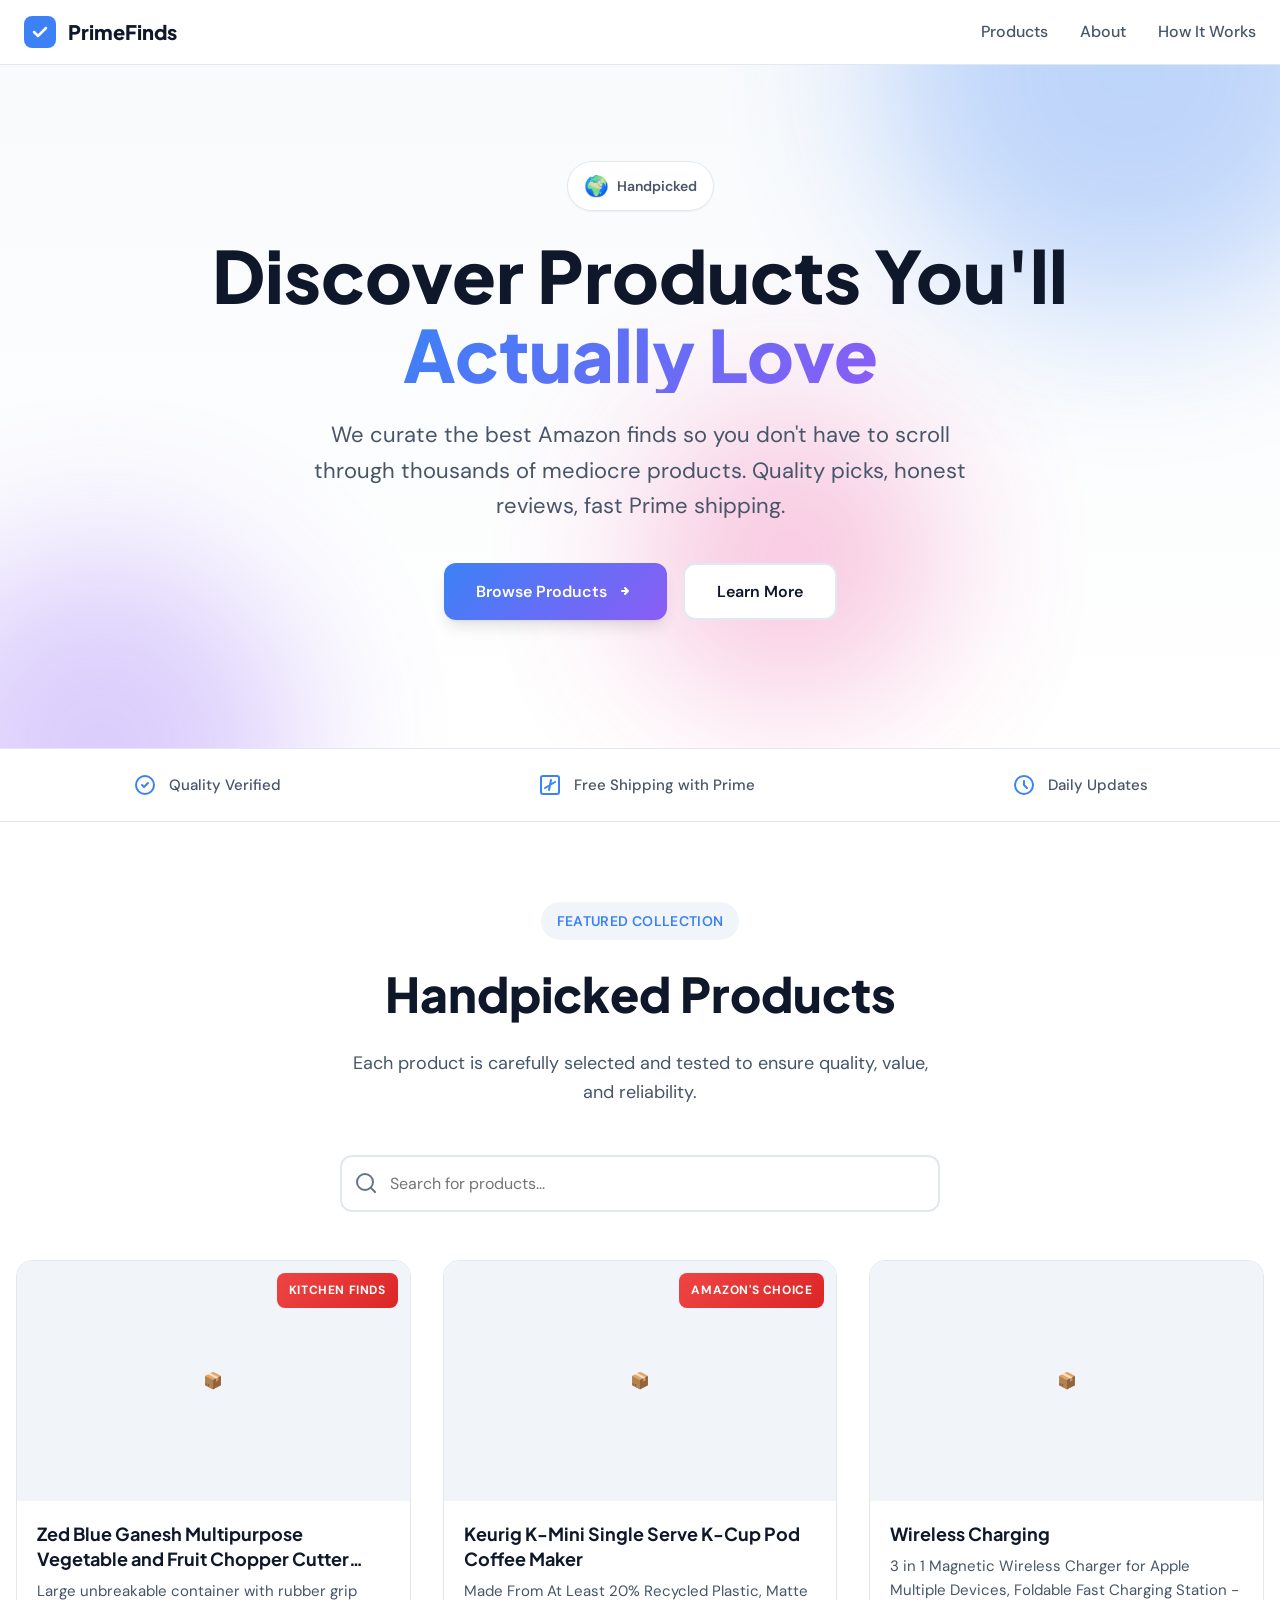
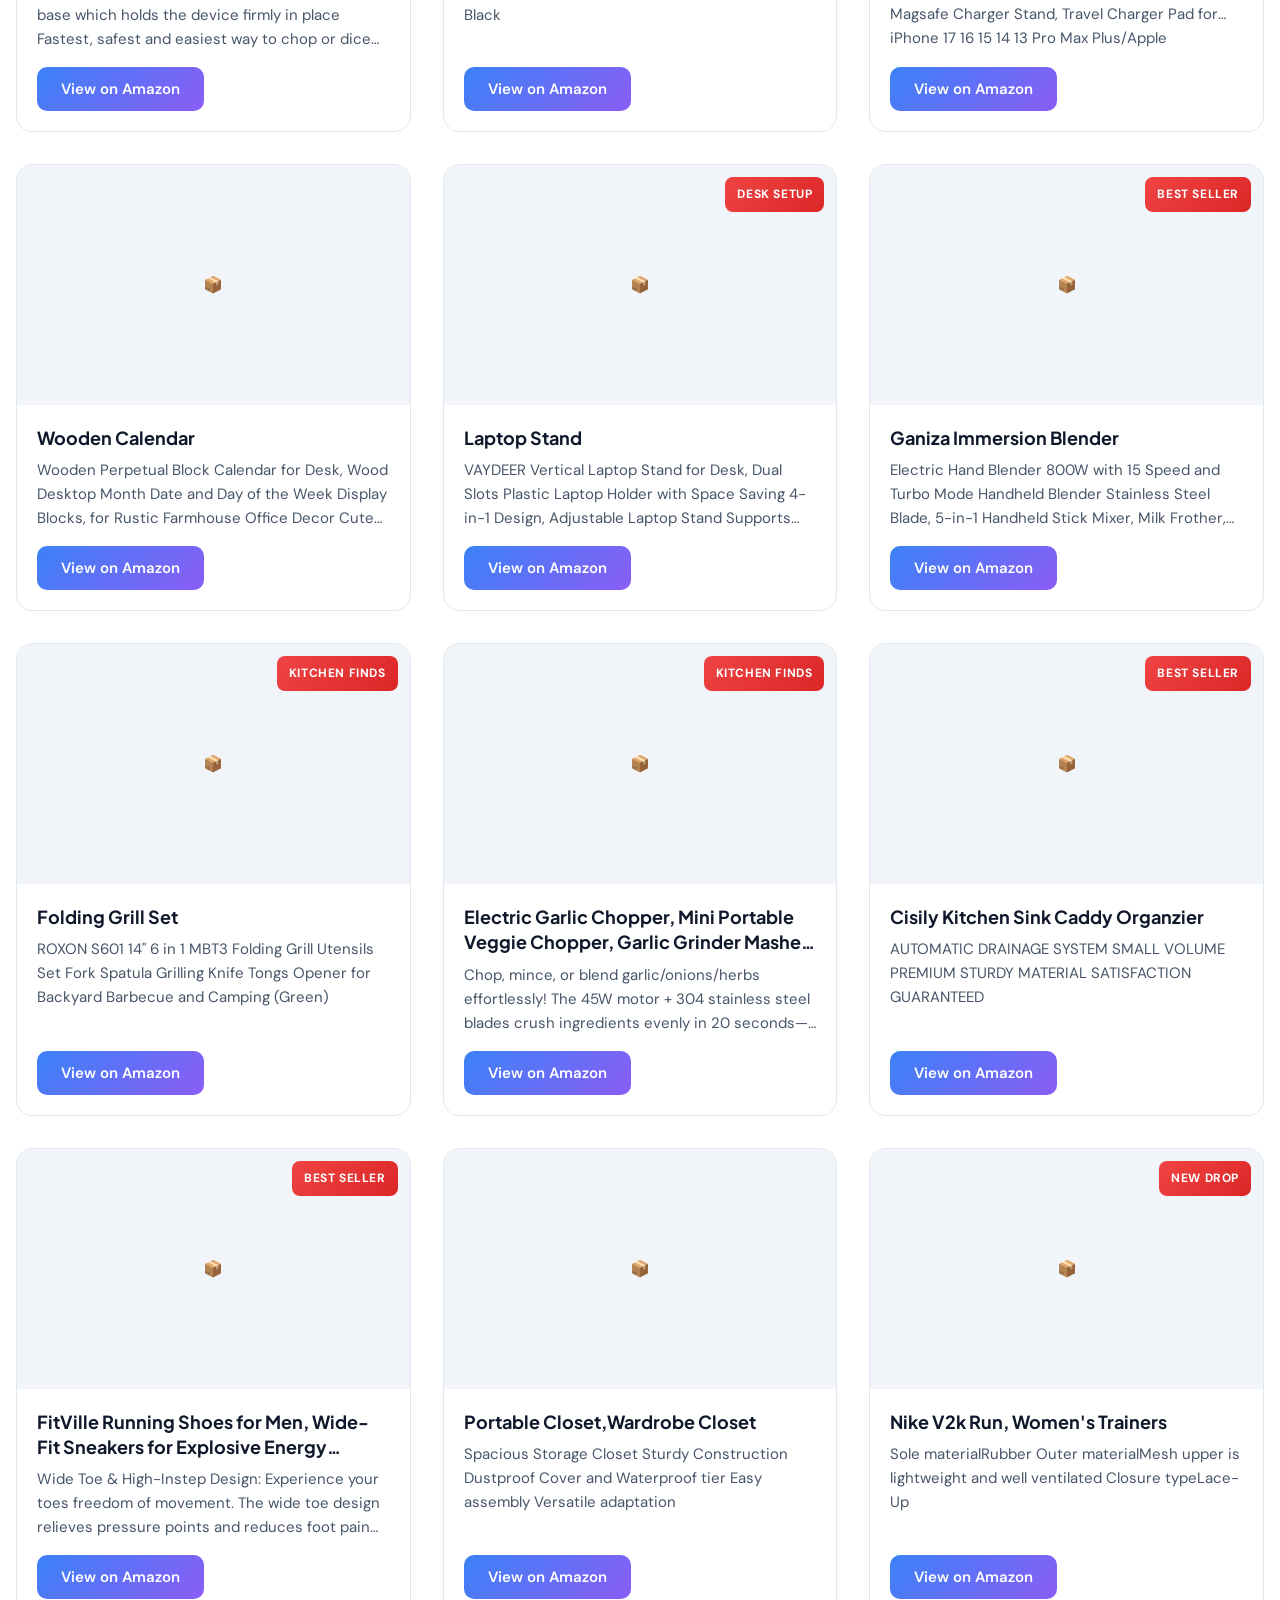
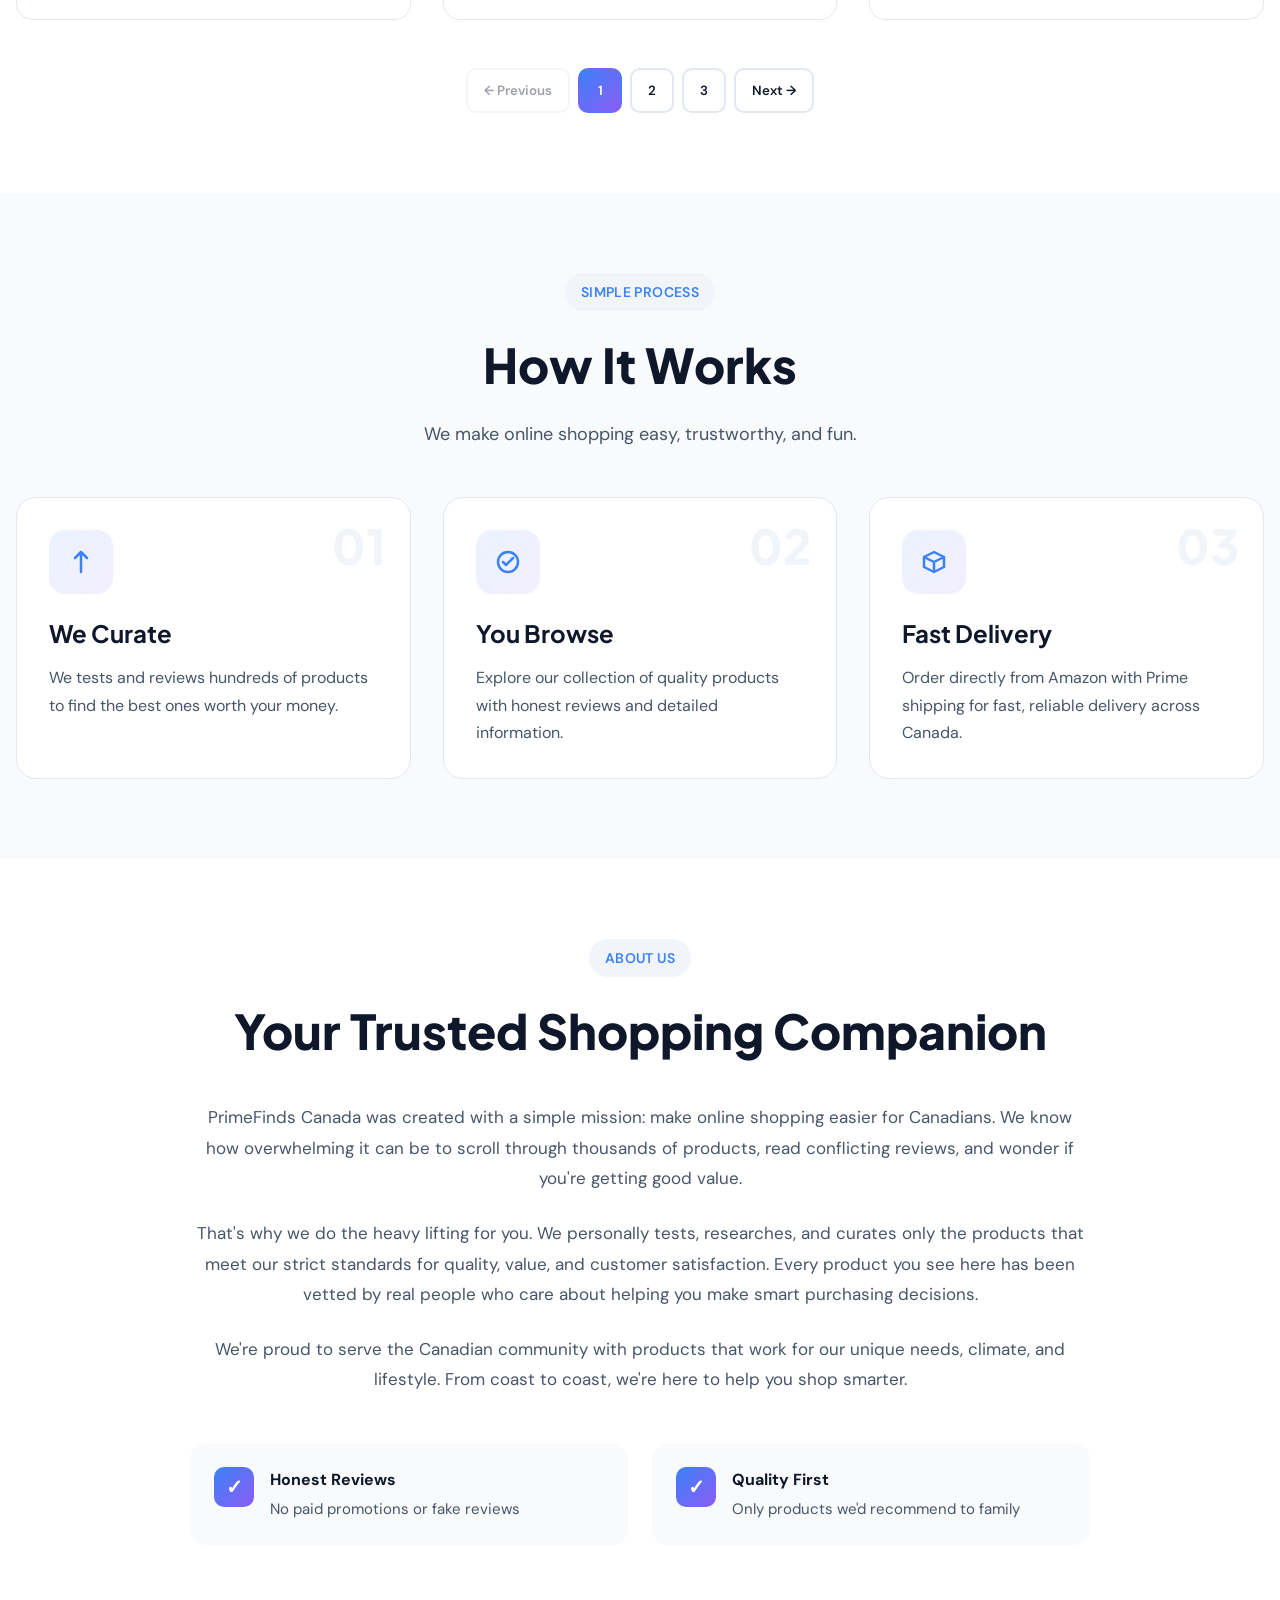
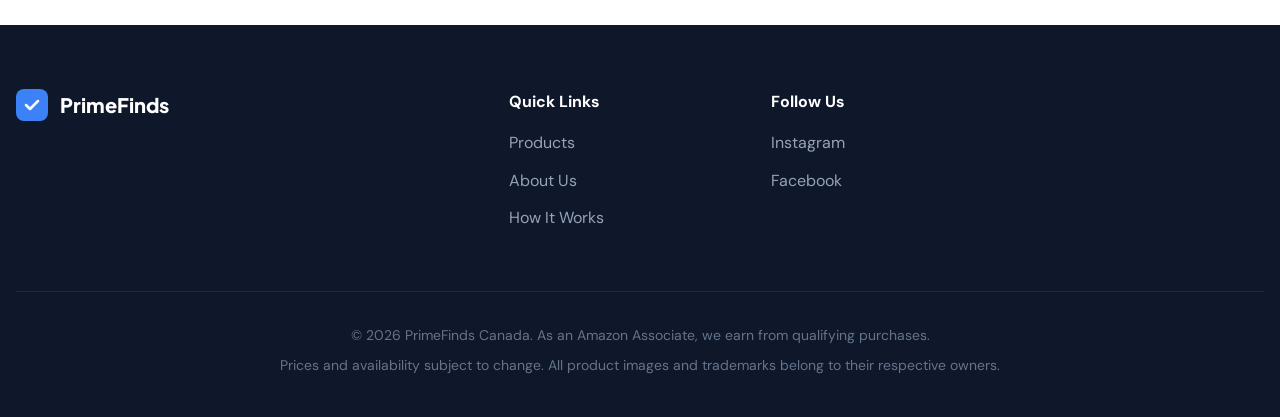
<file: index.html>
<!DOCTYPE html>
<html lang="en">
<head>
    <meta charset="UTF-8">
    <meta name="viewport" content="width=device-width, initial-scale=1.0">
    <title>PrimeFinds - Curated Amazon Finds</title>
    <meta name="description" content="Discover handpicked Amazon products perfect for shoppers. Quality items, honest reviews, and fast Prime shipping. Your trusted source for smart shopping.">
    <meta name="robots" content="index, follow">
    <link rel="alternate" hreflang="en-CA" href="/">
    
    <!-- Open Graph / Facebook -->
    <meta property="og:type" content="website">
    <meta property="og:title" content="PrimeFinds Canada - Curated Amazon Finds">
    <meta property="og:description" content="Handpicked Amazon products for shoppers — trusted reviews, quality picks, and fast Prime shipping.">
    <meta property="og:url" content="">
    <meta property="og:image" content="/og-image.jpg">
    
    <!-- Twitter -->
    <meta name="twitter:card" content="summary_large_image">
    <meta name="twitter:title" content="PrimeFinds Canada - Curated Amazon Finds">
    <meta name="twitter:description" content="Handpicked Amazon products for shoppers — trusted reviews, quality picks, and fast Prime shipping.">
    <meta name="twitter:image" content="/og-image.jpg">
    
    <meta name="theme-color" content="#0F172A">
    <meta name="p:domain_verify" content="ee9f6de2cdfe93028c0e7684c0117bf9"/>
    <link rel="canonical" href="">
    
    <!-- Google Fonts - Modern, distinctive typography -->
    <link rel="preconnect" href="https://fonts.googleapis.com">
    <link rel="preconnect" href="https://fonts.gstatic.com" crossorigin>
    <link href="https://fonts.googleapis.com/css2?family=Plus+Jakarta+Sans:wght@400;500;600;700;800&family=DM+Sans:wght@400;500;700&display=swap" rel="stylesheet">
    
    <link rel="stylesheet" href="styles.css">
</head>
<body>
    <!-- Pinterest Tag -->
<script>
!function(e){if(!window.pintrk){window.pintrk = function () {
window.pintrk.queue.push(Array.prototype.slice.call(arguments))};var
  n=window.pintrk;n.queue=[],n.version="3.0";var
  t=document.createElement("script");t.async=!0,t.src=e;var
  r=document.getElementsByTagName("script")[0];
  r.parentNode.insertBefore(t,r)}}("https://s.pinimg.com/ct/core.js");
pintrk('load', '2612942352167', {em: '<user_email_address>'});
pintrk('page');
</script>
<noscript>
<img height="1" width="1" style="display:none;" alt=""
  src="https://ct.pinterest.com/v3/?event=init&tid=2612942352167&pd[em]=<hashed_email_address>&noscript=1" />
</noscript>
<!-- end Pinterest Tag -->
    
    <!-- Public Website -->
    <div class="public-site" id="publicSite">
        
        <!-- Navigation -->
        <header class="site-header">
            <nav class="nav-container">
                <a class="logo" href="/" aria-label="PrimeFinds Canada homepage">
                    <svg width="32" height="32" viewBox="0 0 32 32" fill="none" xmlns="http://www.w3.org/2000/svg">
                        <rect width="32" height="32" rx="8" fill="url(#logo-gradient)"/>
                        <path d="M10 16L14 20L22 12" stroke="white" stroke-width="2.5" stroke-linecap="round" stroke-linejoin="round"/>
                        <defs>
                            <linearGradient id="logo-gradient" x1="0" y1="0" x2="32" y2="32">
                                <stop stop-color="#3B82F6"/>
                                <stop offset="1" stop-color="#8B5CF6"/>
                            </linearGradient>
                        </defs>
                    </svg>
                    <span>PrimeFinds</span>
                    <!-- <span class="country-badge">CA</span> -->
                </a>
                
                <div class="nav-links">
                    <a href="#products" class="nav-link">Products</a>
                    <a href="#about" class="nav-link">About</a>
                    <a href="#how-it-works" class="nav-link">How It Works</a>
                </div>
            </nav>
        </header>

        <!-- Hero Section -->
        <section class="hero">
            <div class="hero-background">
                <div class="gradient-orb orb-1"></div>
                <div class="gradient-orb orb-2"></div>
                <div class="gradient-orb orb-3"></div>
            </div>
            
            <div class="hero-content">
                <div class="hero-badge">
                    <span class="badge-icon">🌍</span>
                    <span>Handpicked</span>
                </div>
                
                <h1 class="hero-title">
                    Discover Products You'll
                    <span class="gradient-text">Actually Love</span>
                </h1>
                
                <p class="hero-subtitle">
                    We curate the best Amazon finds so you don't have to scroll through thousands of mediocre products. 
                    Quality picks, honest reviews, fast Prime shipping.
                </p>
                
                <div class="hero-actions">
                    <button class="btn btn-primary" onclick="document.querySelector('#products').scrollIntoView({behavior: 'smooth'})">
                        Browse Products
                        <svg width="20" height="20" viewBox="0 0 20 20" fill="none">
                            <path d="M7 10H13M13 10L10 7M13 10L10 13" stroke="currentColor" stroke-width="2" stroke-linecap="round" stroke-linejoin="round"/>
                        </svg>
                    </button>
                    <button class="btn btn-secondary" onclick="document.querySelector('#how-it-works').scrollIntoView({behavior: 'smooth'})">
                        Learn More
                    </button>
                </div>
                
                <!-- <div class="hero-stats">
                    <div class="stat-item">
                        <div class="stat-number">500+</div>
                        <div class="stat-label">Curated Products</div>
                    </div>
                    <div class="stat-divider"></div>
                    <div class="stat-item">
                        <div class="stat-number">10k+</div>
                        <div class="stat-label">Happy Shoppers</div>
                    </div>
                    <div class="stat-divider"></div>
                    <div class="stat-item">
                        <div class="stat-number">4.8★</div>
                        <div class="stat-label">Average Rating</div>
                    </div>
                </div> -->
            </div>
        </section>

        <!-- Trust Bar -->
        <section class="trust-bar">
            <div class="trust-container">
                <div class="trust-item">
                    <svg width="24" height="24" viewBox="0 0 24 24" fill="none">
                        <path d="M9 12L11 14L15 10M21 12C21 16.9706 16.9706 21 12 21C7.02944 21 3 16.9706 3 12C3 7.02944 7.02944 3 12 3C16.9706 3 21 7.02944 21 12Z" stroke="currentColor" stroke-width="2" stroke-linecap="round" stroke-linejoin="round"/>
                    </svg>
                    <span>Quality Verified</span>
                </div>
                <div class="trust-item">
                    <svg width="24" height="24" viewBox="0 0 24 24" fill="none">
                        <path d="M13 7L11 17M17 9L7 15M5 3H19C20.1046 3 21 3.89543 21 5V19C21 20.1046 20.1046 21 19 21H5C3.89543 21 3 20.1046 3 19V5C3 3.89543 3.89543 3 5 3Z" stroke="currentColor" stroke-width="2" stroke-linecap="round" stroke-linejoin="round"/>
                    </svg>
                    <span>Free Shipping with Prime</span>
                </div>
                <div class="trust-item">
                    <svg width="24" height="24" viewBox="0 0 24 24" fill="none">
                        <path d="M12 8V12L15 15M21 12C21 16.9706 16.9706 21 12 21C7.02944 21 3 16.9706 3 12C3 7.02944 7.02944 3 12 3C16.9706 3 21 7.02944 21 12Z" stroke="currentColor" stroke-width="2" stroke-linecap="round" stroke-linejoin="round"/>
                    </svg>
                    <span>Daily Updates</span>
                </div>
                <!-- <div class="trust-item">
                    <svg width="24" height="24" viewBox="0 0 24 24" fill="none">
                        <path d="M12 15C13.6569 15 15 13.6569 15 12C15 10.3431 13.6569 9 12 9C10.3431 9 9 10.3431 9 12C9 13.6569 10.3431 15 12 15Z" stroke="currentColor" stroke-width="2"/>
                        <path d="M12 5V3M12 21V19M19 12H21M3 12H5M17.6569 17.6569L19.0711 19.0711M4.92893 4.92893L6.34315 6.34315M6.34315 17.6569L4.92893 19.0711M19.0711 4.92893L17.6569 6.34315" stroke="currentColor" stroke-width="2" stroke-linecap="round"/>
                    </svg>
                    <span>Canadian Focus</span>
                </div> -->
            </div>
        </section>

        <!-- Products Section -->
        <section class="products-section" id="products">
            <div class="products-container">
                <div class="section-header">
                    <div class="section-badge">Featured Collection</div>
                    <h2 class="section-title">Handpicked Products</h2>
                    <p class="section-subtitle">
                        Each product is carefully selected and tested to ensure quality, value, and reliability.
                    </p>
                </div>
                
                <!-- Search Bar -->
                <div class="search-wrapper">
                    <div class="search-container">
                        <svg class="search-icon" width="20" height="20" viewBox="0 0 20 20" fill="none">
                            <path d="M9 17C13.4183 17 17 13.4183 17 9C17 4.58172 13.4183 1 9 1C4.58172 1 1 4.58172 1 9C1 13.4183 4.58172 17 9 17Z" stroke="currentColor" stroke-width="2" stroke-linecap="round" stroke-linejoin="round"/>
                            <path d="M19 19L14.65 14.65" stroke="currentColor" stroke-width="2" stroke-linecap="round" stroke-linejoin="round"/>
                        </svg>
                        <input 
                            id="productSearch" 
                            type="search" 
                            placeholder="Search for products..." 
                            aria-label="Search products"
                        >
                        <button id="clearSearch" class="clear-btn" aria-label="Clear search" title="Clear" style="display:none">
                            <svg width="16" height="16" viewBox="0 0 16 16" fill="none">
                                <path d="M12 4L4 12M4 4L12 12" stroke="currentColor" stroke-width="2" stroke-linecap="round" stroke-linejoin="round"/>
                            </svg>
                        </button>
                    </div>
                </div>

                <!-- Product Grid -->
                <div class="product-grid" id="productGrid"></div>
                
                <!-- Pagination -->
                <div id="pagination"></div>
            </div>
        </section>

        <!-- How It Works Section -->
        <section class="how-it-works" id="how-it-works">
            <div class="how-it-works-container">
                <div class="section-header">
                    <div class="section-badge">Simple Process</div>
                    <h2 class="section-title">How It Works</h2>
                    <p class="section-subtitle">
                        We make online shopping easy, trustworthy, and fun.
                    </p>
                </div>
                
                <div class="steps-grid">
                    <div class="step-card">
                        <div class="step-number">01</div>
                        <div class="step-icon">
                            <svg width="32" height="32" viewBox="0 0 32 32" fill="none">
                                <path d="M16 6V26M16 6L22 12M16 6L10 12" stroke="url(#step1-gradient)" stroke-width="2.5" stroke-linecap="round" stroke-linejoin="round"/>
                                <defs>
                                    <linearGradient id="step1-gradient" x1="10" y1="6" x2="22" y2="26">
                                        <stop stop-color="#3B82F6"/>
                                        <stop offset="1" stop-color="#8B5CF6"/>
                                    </linearGradient>
                                </defs>
                            </svg>
                        </div>
                        <h3>We Curate</h3>
                        <p>We tests and reviews hundreds of products to find the best ones worth your money.</p>
                    </div>
                    
                    <div class="step-card">
                        <div class="step-number">02</div>
                        <div class="step-icon">
                            <svg width="32" height="32" viewBox="0 0 32 32" fill="none">
                                <circle cx="16" cy="16" r="10" stroke="url(#step2-gradient)" stroke-width="2.5"/>
                                <path d="M11 16L14 19L21 12" stroke="url(#step2-gradient)" stroke-width="2.5" stroke-linecap="round" stroke-linejoin="round"/>
                                <defs>
                                    <linearGradient id="step2-gradient" x1="6" y1="6" x2="26" y2="26">
                                        <stop stop-color="#3B82F6"/>
                                        <stop offset="1" stop-color="#8B5CF6"/>
                                    </linearGradient>
                                </defs>
                            </svg>
                        </div>
                        <h3>You Browse</h3>
                        <p>Explore our collection of quality products with honest reviews and detailed information.</p>
                    </div>
                    
                    <div class="step-card">
                        <div class="step-number">03</div>
                        <div class="step-icon">
                            <svg width="32" height="32" viewBox="0 0 32 32" fill="none">
                                <path d="M6 11L16 6L26 11M6 11V21L16 26M6 11L16 16M26 11V21L16 26M26 11L16 16M16 16V26" stroke="url(#step3-gradient)" stroke-width="2.5" stroke-linecap="round" stroke-linejoin="round"/>
                                <defs>
                                    <linearGradient id="step3-gradient" x1="6" y1="6" x2="26" y2="26">
                                        <stop stop-color="#3B82F6"/>
                                        <stop offset="1" stop-color="#8B5CF6"/>
                                    </linearGradient>
                                </defs>
                            </svg>
                        </div>
                        <h3>Fast Delivery</h3>
                        <p>Order directly from Amazon with Prime shipping for fast, reliable delivery across Canada.</p>
                    </div>
                </div>
            </div>
        </section>

        <!-- About Section -->
        <section class="about-section" id="about">
            <div class="about-container">
                <div class="about-content">
                    <div class="section-badge">About Us</div>
                    <h2 class="section-title">Your Trusted Shopping Companion</h2>
                    <div class="about-text">
                        <p>
                            PrimeFinds Canada was created with a simple mission: make online shopping easier for Canadians. 
                            We know how overwhelming it can be to scroll through thousands of products, read conflicting 
                            reviews, and wonder if you're getting good value.
                        </p>
                        <p>
                            That's why we do the heavy lifting for you. We personally tests, researches, and curates 
                            only the products that meet our strict standards for quality, value, and customer satisfaction. 
                            Every product you see here has been vetted by real people who care about helping you make 
                            smart purchasing decisions.
                        </p>
                        <p>
                            We're proud to serve the Canadian community with products that work for our unique needs, 
                            climate, and lifestyle. From coast to coast, we're here to help you shop smarter.
                        </p>
                    </div>
                    
                    <div class="about-values">
                        <div class="value-item">
                            <div class="value-icon">✓</div>
                            <div>
                                <div class="value-title">Honest Reviews</div>
                                <div class="value-desc">No paid promotions or fake reviews</div>
                            </div>
                        </div>
                        <div class="value-item">
                            <div class="value-icon">✓</div>
                            <div>
                                <div class="value-title">Quality First</div>
                                <div class="value-desc">Only products we'd recommend to family</div>
                            </div>
                        </div>
                       
                    </div>
                </div>
            </div>
        </section>

        <!-- Footer -->
        <footer class="site-footer">
            <div class="footer-container">
                <div class="footer-grid">
                    <div class="footer-brand">
                        <div class="footer-logo">
                            <svg width="32" height="32" viewBox="0 0 32 32" fill="none" xmlns="http://www.w3.org/2000/svg">
                                <rect width="32" height="32" rx="8" fill="url(#footer-logo-gradient)"/>
                                <path d="M10 16L14 20L22 12" stroke="white" stroke-width="2.5" stroke-linecap="round" stroke-linejoin="round"/>
                                <defs>
                                    <linearGradient id="footer-logo-gradient" x1="0" y1="0" x2="32" y2="32">
                                        <stop stop-color="#3B82F6"/>
                                        <stop offset="1" stop-color="#8B5CF6"/>
                                    </linearGradient>
                                </defs>
                            </svg>
                            <span>PrimeFinds</span>
                        </div>
                    </div>
                    
                    <div class="footer-links">
                        <h4>Quick Links</h4>
                        <a href="#products">Products</a>
                        <a href="#about">About Us</a>
                        <a href="#how-it-works">How It Works</a>
                    </div>
                    
                    <div class="footer-links">
                        <h4>Follow Us</h4>
                        <a href="https://instagram.com/primefinds_ca">Instagram</a>
                        <a href="https://www.facebook.com/profile.php?id=61587211991980">Facebook</a>
                    </div>
                </div>
                
                <div class="footer-bottom">
                    <p>&copy; 2026 PrimeFinds Canada. As an Amazon Associate, we earn from qualifying purchases.</p>
                    <p class="footer-disclaimer">Prices and availability subject to change. All product images and trademarks belong to their respective owners.</p>
                </div>
            </div>
        </footer>
    </div>

    <!-- Admin Panel (Hidden) -->
    <div class="admin-panel" id="adminPanel">
        <div id="embeddedAdmin" style="display:none"></div>
        <script>
            (function(){
                const params = new URLSearchParams(window.location.search);
                const isAdmin = params.get('admin') === '1' || params.get('admin') === 'true';
                if (!isAdmin) return;

                const ADMIN_EMBED_PASSWORD = 'admin123';
                const entered = prompt('Enter admin password:');
                if (entered !== ADMIN_EMBED_PASSWORD) {
                    alert('Access denied');
                    try {
                        const url = new URL(window.location.href);
                        url.searchParams.delete('admin');
                        history.replaceState(null, '', url.pathname + url.search + url.hash);
                    } catch (e) {}
                    return;
                }

                fetch('admin.html').then(r => r.text()).then(html => {
                    const parser = new DOMParser();
                    const doc = parser.parseFromString(html, 'text/html');
                    const main = doc.querySelector('main.admin-only');
                    if (!main) {
                        alert('Failed to load admin UI');
                        return;
                    }
                    const container = document.getElementById('embeddedAdmin');
                    container.style.display = 'block';
                    container.innerHTML = main.innerHTML;

                    const s = document.createElement('script');
                    s.src = 'admin.js';
                    s.defer = true;
                    document.body.appendChild(s);
                }).catch(err => {
                    alert('Error loading admin UI: ' + err.message);
                });
            })();
        </script>
    </div>

    <!-- SEO Scripts -->
    <script>
        (function(){
            try {
                var loc = window.location.protocol + '//' + window.location.host + window.location.pathname;
                var canonical = document.querySelector('link[rel="canonical"]');
                if (canonical) canonical.href = loc;
                var ogUrl = document.querySelector('meta[property="og:url"]');
                if (ogUrl) ogUrl.content = loc;

                var origin = window.location.protocol + '//' + window.location.host;
                var jsonLd = {
                    "@context": "https://schema.org",
                    "@graph": [
                        {
                            "@type": "Organization",
                            "name": "PrimeFinds Canada",
                            "url": origin,
                            "sameAs": []
                        },
                        {
                            "@type": "WebSite",
                            "url": origin,
                            "name": "PrimeFinds Canada",
                            "publisher": {"@type": "Organization", "name": "PrimeFinds Canada"}
                        }
                    ]
                };
                var script = document.createElement('script');
                script.type = 'application/ld+json';
                script.text = JSON.stringify(jsonLd);
                document.head.appendChild(script);
            } catch (e) {
                console.warn('SEO script error', e);
            }
        })();
    </script>
    
    <script src="app.js" defer></script>
</body>
</html>
</file>
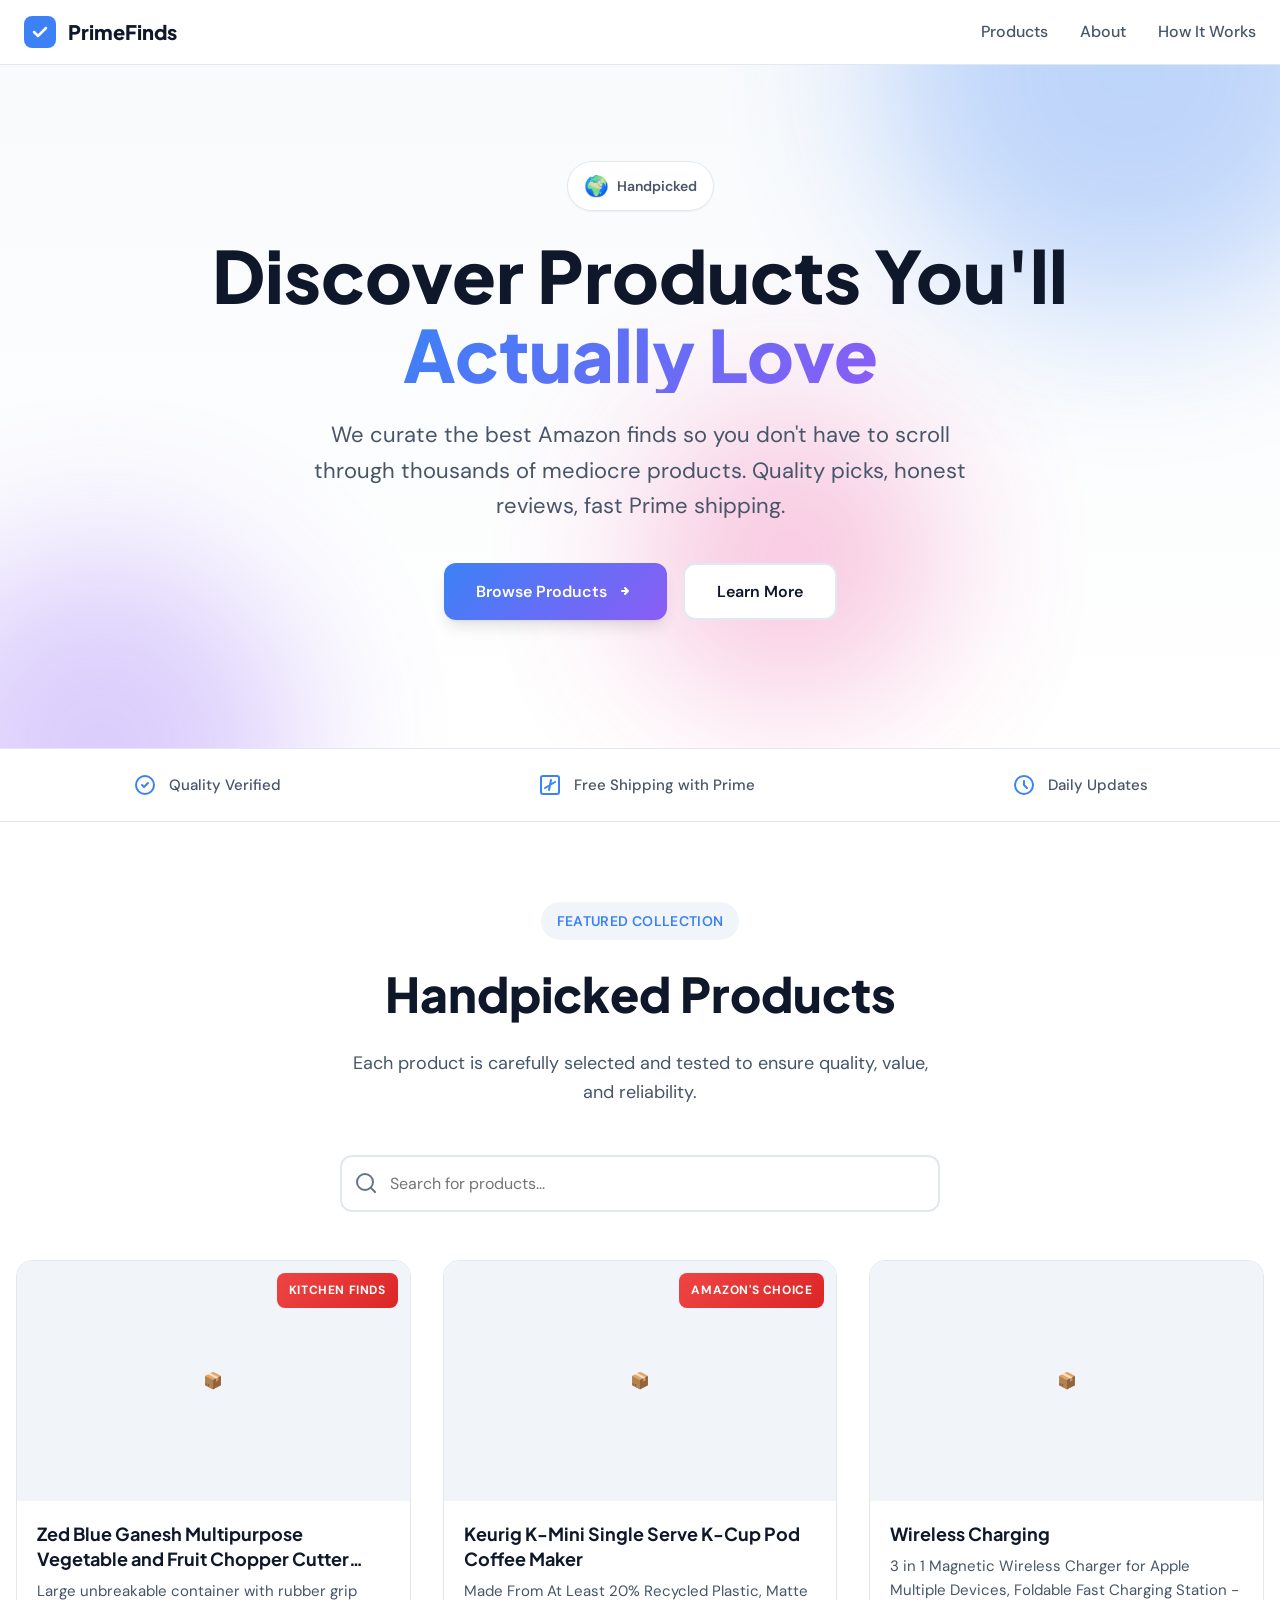
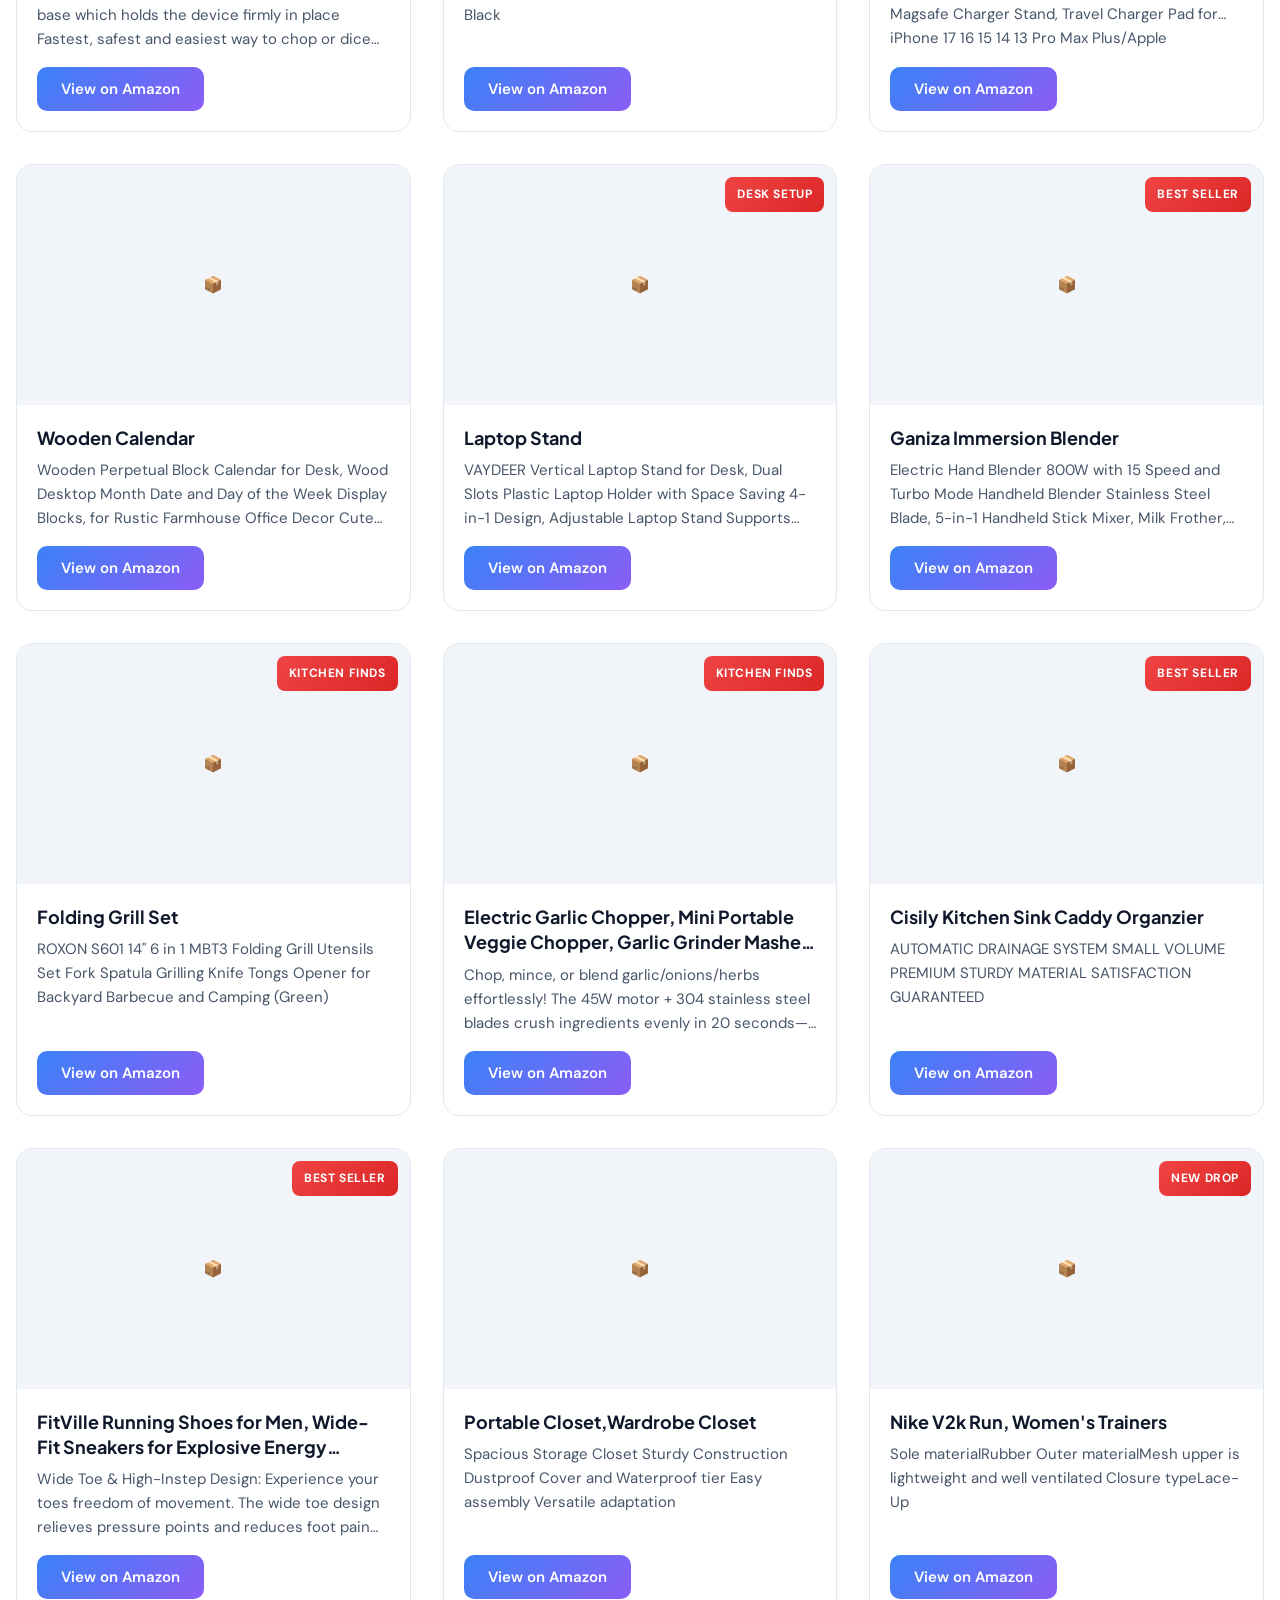
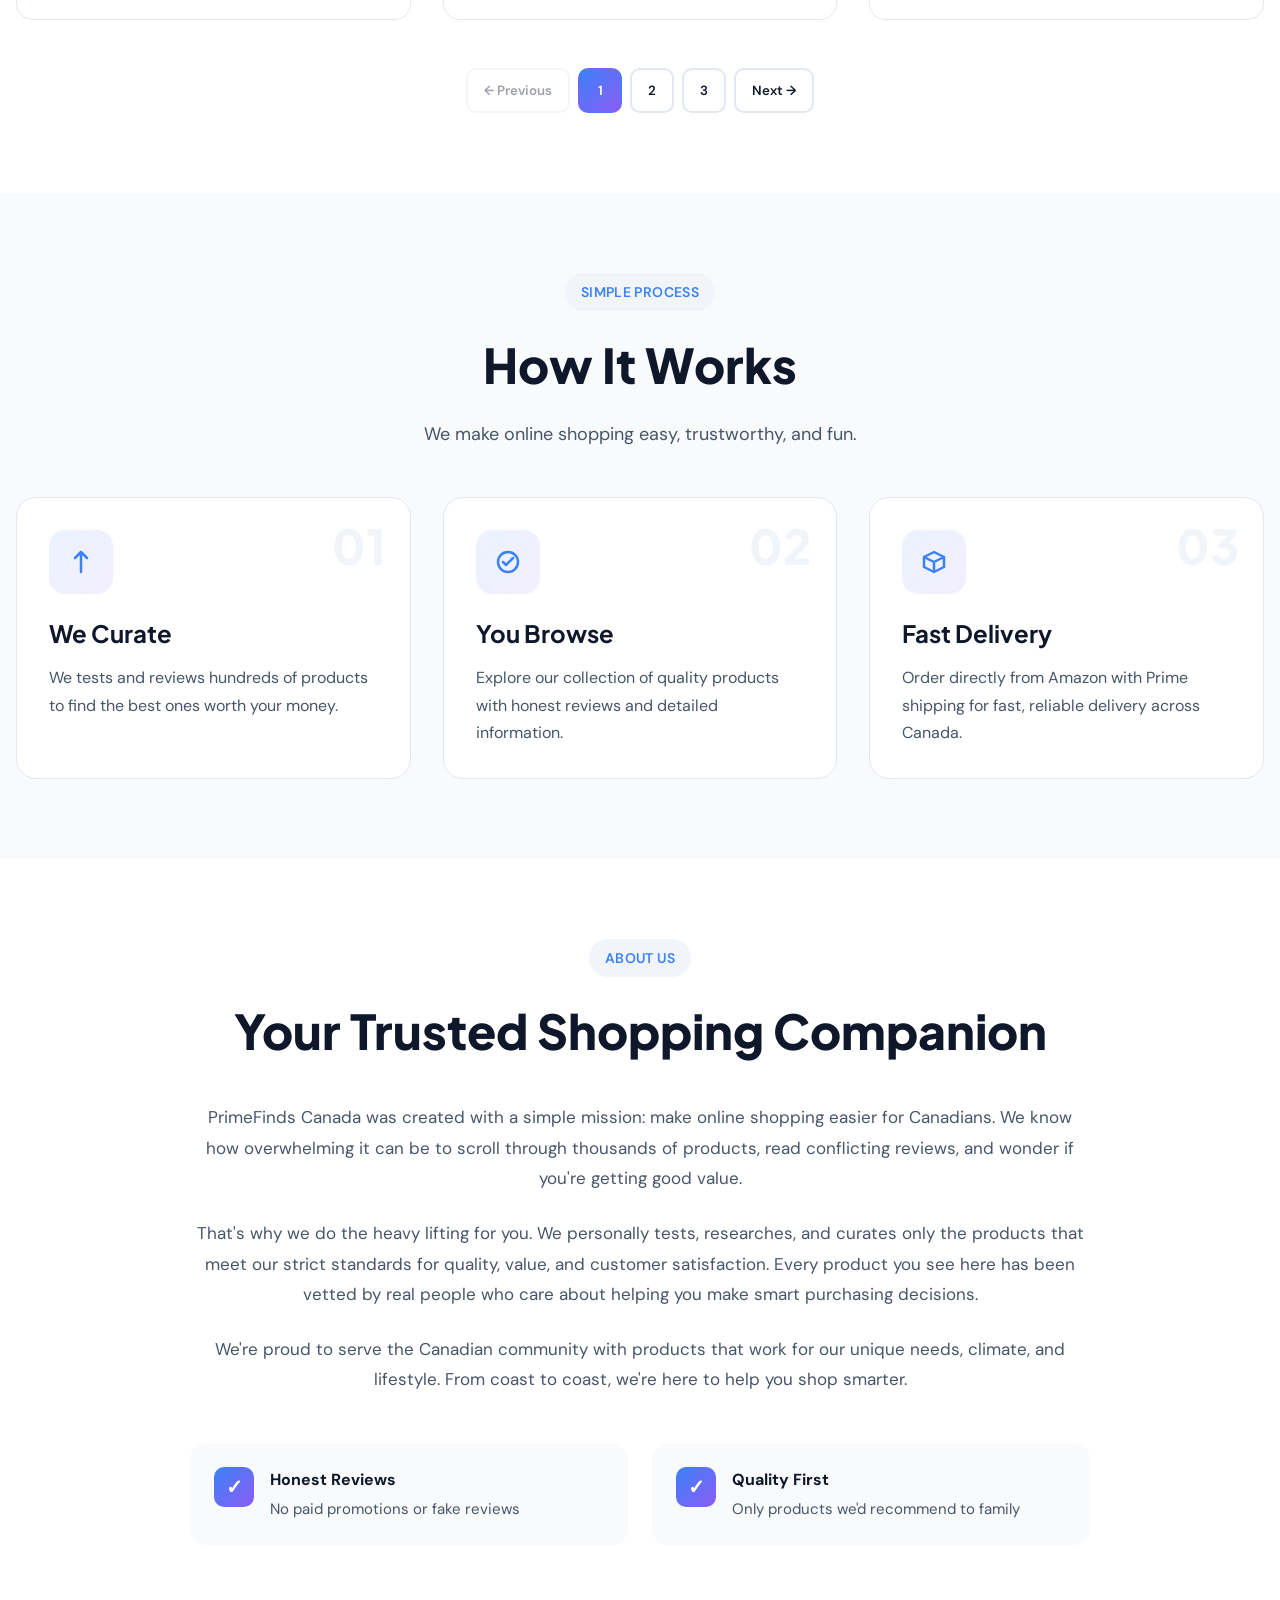
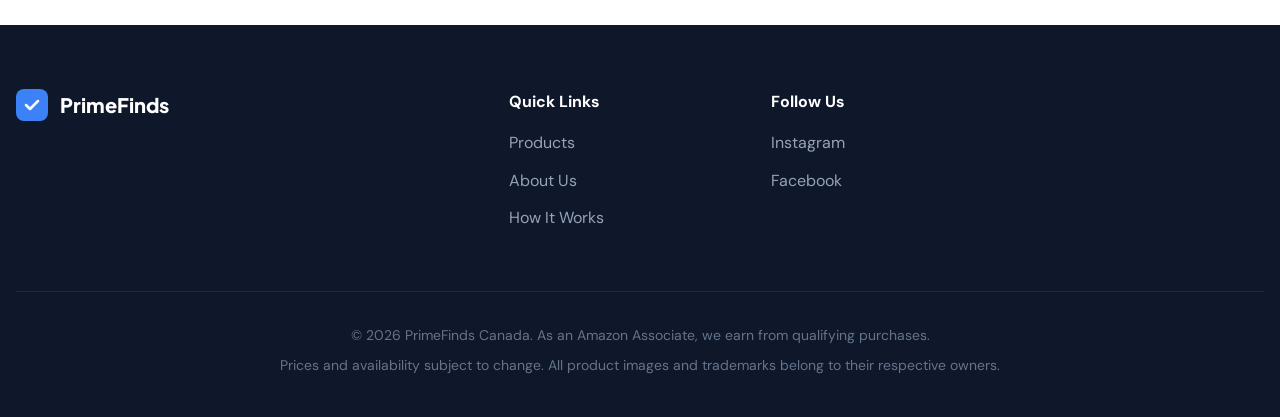
<file: admin.html>
<!DOCTYPE html>
<html lang="en">
<head>
    <meta charset="UTF-8">
    <meta name="viewport" content="width=device-width, initial-scale=1.0">
    <title>PrimeFinds Canada - Admin</title>
    <link rel="stylesheet" href="styles.css">
    
    <!-- Password Protection Script -->
    <script>
        (function() {
            // Admin password - Change this to your desired password
            const ADMIN_PASSWORD = 'primefinds2025';
            
            // Check if already authenticated in this session
            const isAuthenticated = sessionStorage.getItem('adminAuth') === 'true';
            
            if (!isAuthenticated) {
                // Show password prompt immediately
                const entered = prompt('🔐 Enter admin password to access this page:');
                
                if (entered !== ADMIN_PASSWORD) {
                    alert('❌ Access denied - Incorrect password');
                    // Redirect to main site
                    window.location.href = 'index.html';
                } else {
                    // Store authentication in session
                    sessionStorage.setItem('adminAuth', 'true');
                }
            }
        })();
    </script>
</head>
<body>
    <main class="admin-only" id="adminMain">
        <header>
            <nav>
                <a class="logo" href="index.html" aria-label="Back to site">← PrimeFinds Canada</a>
                <div style="margin-left:auto; display:flex; gap:8px; align-items:center;">
                    <span id="localNotice" style="font-size:0.95rem; color:#b33; display:none;">Admin is available locally only.</span>
                    <button id="saveDiskBtn" class="export-btn">💾 Save to disk</button>
                    <button id="exportBtn" class="export-btn">📥 Export JSON</button>
                    <button id="importBtn" class="import-btn">📤 Import JSON</button>
                    <button id="logoutBtn" class="import-btn" style="background: #DC2626; color: white; border: none;">🔓 Logout</button>
                </div>
            </nav>
        </header>

        <section class="admin-container">
            <div class="admin-info-box">
                <h3>📋 Admin — Manage Products (local only)</h3>
                <ol>
                    <li>When running locally (file:// or localhost) you can save directly to <code>products.json</code>.</li>
                    <li>If direct save isn't supported by your browser, use "Export JSON" and replace the file manually in the project folder.</li>
                    <li>After updating <code>products.json</code>, commit & push to GitHub to publish changes.</li>
                </ol>
            </div>

            <div id="successMessage"></div>

            <button class="add-new-btn" id="addNewBtn"><span>+</span> Add New Product</button>

            <div class="admin-product-grid" id="adminProductGrid"></div>

            <input type="file" id="fileInput" accept=".json" style="display:none">
        </section>

        <!-- Product Modal -->
        <div class="modal" id="productModal">
            <div class="modal-content">
                <div class="modal-header">
                    <h2 id="modalTitle">Add New Product</h2>
                    <button class="close-btn" id="modalCloseBtn">&times;</button>
                </div>
                <form id="productForm">
                    <div class="form-group">
                        <label>Product Title *</label>
                        <input type="text" id="productTitle" required>
                    </div>
                    <div class="form-group">
                        <label>Description *</label>
                        <textarea id="productDesc" required></textarea>
                    </div>
                    <div class="form-group">
                        <label>Image URL or Emoji</label>
                        <input type="text" id="productImage" placeholder="🎧 or https://...">
                    </div>
                    <div class="form-group">
                        <label>Badge (optional)</label>
                        <input type="text" id="productBadge" placeholder="Best Seller, New, Hot Deal, etc.">
                    </div>
                    <div class="form-group">
                        <label>Amazon Affiliate Link *</label>
                        <input type="url" id="productLink" placeholder="https://amazon.com/..." required>
                    </div>
                    <div class="form-group">
                        <label>
                            <input type="checkbox" id="productVisible" checked>
                            &nbsp;Visible to public (checked = visible)
                        </label>
                    </div>
                    <div class="form-actions">
                        <button type="button" class="btn-secondary" id="cancelBtn">Cancel</button>
                        <button type="submit" class="btn-primary">Save Product</button>
                    </div>
                </form>
            </div>
        </div>

    </main>

    <script src="admin.js" defer></script>
    
    <!-- Logout functionality -->
    <script>
        document.addEventListener('DOMContentLoaded', function() {
            const logoutBtn = document.getElementById('logoutBtn');
            if (logoutBtn) {
                logoutBtn.addEventListener('click', function() {
                    if (confirm('Are you sure you want to logout?')) {
                        sessionStorage.removeItem('adminAuth');
                        alert('✅ Logged out successfully');
                        window.location.href = 'index.html';
                    }
                });
            }
        });
    </script>
</body>
</html>
</file>
<file: styles.css>
/* =================================
   Modern PrimeFinds CSS
   Design: Clean, Modern, Premium
   ================================= */

/* CSS Variables */
:root {
    /* Colors - Modern Blue & Purple Gradient Theme */
    --primary: #3B82F6;
    --primary-dark: #2563EB;
    --secondary: #8B5CF6;
    --accent: #EC4899;
    
    /* Neutrals */
    --gray-50: #F8FAFC;
    --gray-100: #F1F5F9;
    --gray-200: #E2E8F0;
    --gray-300: #CBD5E1;
    --gray-400: #94A3B8;
    --gray-500: #64748B;
    --gray-600: #475569;
    --gray-700: #334155;
    --gray-800: #1E293B;
    --gray-900: #0F172A;
    
    /* Semantic Colors */
    --text-primary: var(--gray-900);
    --text-secondary: var(--gray-600);
    --text-tertiary: var(--gray-500);
    --bg-primary: #FFFFFF;
    --bg-secondary: var(--gray-50);
    --border: var(--gray-200);
    
    /* Spacing */
    --space-1: 0.25rem;
    --space-2: 0.5rem;
    --space-3: 0.75rem;
    --space-4: 1rem;
    --space-5: 1.25rem;
    --space-6: 1.5rem;
    --space-8: 2rem;
    --space-10: 2.5rem;
    --space-12: 3rem;
    --space-16: 4rem;
    --space-20: 5rem;
    --space-24: 6rem;
    
    /* Typography */
    --font-display: 'Plus Jakarta Sans', -apple-system, BlinkMacSystemFont, sans-serif;
    --font-body: 'DM Sans', -apple-system, BlinkMacSystemFont, sans-serif;
    
    /* Shadows */
    --shadow-sm: 0 1px 2px 0 rgb(0 0 0 / 0.05);
    --shadow: 0 1px 3px 0 rgb(0 0 0 / 0.1), 0 1px 2px -1px rgb(0 0 0 / 0.1);
    --shadow-md: 0 4px 6px -1px rgb(0 0 0 / 0.1), 0 2px 4px -2px rgb(0 0 0 / 0.1);
    --shadow-lg: 0 10px 15px -3px rgb(0 0 0 / 0.1), 0 4px 6px -4px rgb(0 0 0 / 0.1);
    --shadow-xl: 0 20px 25px -5px rgb(0 0 0 / 0.1), 0 8px 10px -6px rgb(0 0 0 / 0.1);
    --shadow-2xl: 0 25px 50px -12px rgb(0 0 0 / 0.25);
    
    /* Animations */
    --transition-fast: 150ms cubic-bezier(0.4, 0, 0.2, 1);
    --transition-base: 250ms cubic-bezier(0.4, 0, 0.2, 1);
    --transition-slow: 350ms cubic-bezier(0.4, 0, 0.2, 1);
}

/* Reset & Base Styles */
* {
    margin: 0;
    padding: 0;
    box-sizing: border-box;
}

html {
    scroll-behavior: smooth;
    -webkit-font-smoothing: antialiased;
    -moz-osx-font-smoothing: grayscale;
}

body {
    font-family: var(--font-body);
    color: var(--text-primary);
    background: var(--bg-primary);
    line-height: 1.6;
    overflow-x: hidden;
}

img {
    max-width: 100%;
    height: auto;
    display: block;
}

button {
    font-family: inherit;
    cursor: pointer;
}

a {
    color: inherit;
    text-decoration: none;
}

/* =================================
   Navigation
   ================================= */

.site-header {
    position: sticky;
    top: 0;
    z-index: 100;
    background: rgba(255, 255, 255, 0.8);
    backdrop-filter: blur(12px);
    border-bottom: 1px solid var(--border);
    animation: slideDown 0.5s ease;
}

@keyframes slideDown {
    from {
        transform: translateY(-100%);
        opacity: 0;
    }
    to {
        transform: translateY(0);
        opacity: 1;
    }
}

.nav-container {
    max-width: 1280px;
    margin: 0 auto;
    padding: var(--space-4) var(--space-6);
    display: flex;
    justify-content: space-between;
    align-items: center;
}

.logo {
    display: flex;
    align-items: center;
    gap: var(--space-3);
    font-family: var(--font-display);
    font-weight: 800;
    font-size: 1.25rem;
    color: var(--text-primary);
    transition: transform var(--transition-fast);
}

.logo:hover {
    transform: translateY(-2px);
}

.logo svg {
    flex-shrink: 0;
}

.country-badge {
    display: inline-flex;
    align-items: center;
    justify-content: center;
    padding: 0.125rem 0.5rem;
    background: linear-gradient(135deg, var(--primary), var(--secondary));
    color: white;
    font-size: 0.75rem;
    font-weight: 700;
    border-radius: 999px;
    letter-spacing: 0.025em;
}

.nav-links {
    display: flex;
    gap: var(--space-8);
    align-items: center;
}

.nav-link {
    font-weight: 500;
    color: var(--text-secondary);
    transition: color var(--transition-fast);
    position: relative;
}

.nav-link::after {
    content: '';
    position: absolute;
    bottom: -4px;
    left: 0;
    width: 0;
    height: 2px;
    background: linear-gradient(90deg, var(--primary), var(--secondary));
    transition: width var(--transition-base);
}

.nav-link:hover {
    color: var(--primary);
}

.nav-link:hover::after {
    width: 100%;
}

/* Mobile Navigation */
@media (max-width: 768px) {
    .nav-container {
        padding: var(--space-3) var(--space-4);
    }
    
    .nav-links {
        display: none;
    }
    
    .logo span:first-of-type {
        font-size: 1.125rem;
    }
}

/* =================================
   Hero Section
   ================================= */

.hero {
    position: relative;
    padding: var(--space-24) var(--space-6) var(--space-20);
    overflow: hidden;
    background: linear-gradient(180deg, var(--gray-50) 0%, white 100%);
}

.hero-background {
    position: absolute;
    inset: 0;
    overflow: hidden;
    z-index: 0;
}

.gradient-orb {
    position: absolute;
    border-radius: 50%;
    filter: blur(80px);
    opacity: 0.3;
    animation: float 20s ease-in-out infinite;
}

.orb-1 {
    width: 500px;
    height: 500px;
    background: var(--primary);
    top: -250px;
    right: -100px;
    animation-delay: 0s;
}

.orb-2 {
    width: 400px;
    height: 400px;
    background: var(--secondary);
    bottom: -200px;
    left: -100px;
    animation-delay: 7s;
}

.orb-3 {
    width: 300px;
    height: 300px;
    background: var(--accent);
    top: 50%;
    left: 50%;
    animation-delay: 14s;
}

@keyframes float {
    0%, 100% {
        transform: translate(0, 0) scale(1);
    }
    33% {
        transform: translate(30px, -30px) scale(1.1);
    }
    66% {
        transform: translate(-20px, 20px) scale(0.9);
    }
}

.hero-content {
    position: relative;
    z-index: 1;
    max-width: 900px;
    margin: 0 auto;
    text-align: center;
}

.hero-badge {
    display: inline-flex;
    align-items: center;
    gap: var(--space-2);
    padding: var(--space-2) var(--space-4);
    background: white;
    border: 1px solid var(--border);
    border-radius: 999px;
    font-size: 0.875rem;
    font-weight: 600;
    color: var(--text-secondary);
    margin-bottom: var(--space-6);
    box-shadow: var(--shadow-sm);
    animation: fadeInUp 0.6s ease 0.2s both;
}

.badge-icon {
    font-size: 1.25rem;
}

.hero-title {
    font-family: var(--font-display);
    font-size: clamp(2.5rem, 6vw, 4.5rem);
    font-weight: 800;
    line-height: 1.1;
    margin-bottom: var(--space-6);
    animation: fadeInUp 0.6s ease 0.3s both;
}

.gradient-text {
    background: linear-gradient(135deg, var(--primary), var(--secondary));
    -webkit-background-clip: text;
    -webkit-text-fill-color: transparent;
    background-clip: text;
    display: inline-block;
}

.hero-subtitle {
    font-size: clamp(1.125rem, 2vw, 1.375rem);
    color: var(--text-secondary);
    margin-bottom: var(--space-10);
    max-width: 700px;
    margin-left: auto;
    margin-right: auto;
    animation: fadeInUp 0.6s ease 0.4s both;
}

.hero-actions {
    display: flex;
    gap: var(--space-4);
    justify-content: center;
    flex-wrap: wrap;
    margin-bottom: var(--space-12);
    animation: fadeInUp 0.6s ease 0.5s both;
}

@keyframes fadeInUp {
    from {
        opacity: 0;
        transform: translateY(20px);
    }
    to {
        opacity: 1;
        transform: translateY(0);
    }
}

/* Buttons */
.btn {
    display: inline-flex;
    align-items: center;
    gap: var(--space-2);
    padding: var(--space-4) var(--space-8);
    border: none;
    border-radius: 12px;
    font-weight: 600;
    font-size: 1rem;
    transition: all var(--transition-base);
    white-space: nowrap;
}

.btn-primary {
    background: linear-gradient(135deg, var(--primary), var(--secondary));
    color: white;
    box-shadow: var(--shadow-lg);
}

.btn-primary:hover {
    transform: translateY(-2px);
    box-shadow: var(--shadow-xl);
}

.btn-primary:active {
    transform: translateY(0);
}

.btn-secondary {
    background: white;
    color: var(--text-primary);
    border: 2px solid var(--border);
}

.btn-secondary:hover {
    border-color: var(--primary);
    color: var(--primary);
    transform: translateY(-2px);
}

/* Hero Stats */
.hero-stats {
    display: flex;
    justify-content: center;
    align-items: center;
    gap: var(--space-8);
    flex-wrap: wrap;
    animation: fadeInUp 0.6s ease 0.6s both;
}

.stat-item {
    text-align: center;
}

.stat-number {
    font-family: var(--font-display);
    font-size: 2rem;
    font-weight: 800;
    color: var(--text-primary);
    margin-bottom: var(--space-1);
}

.stat-label {
    font-size: 0.875rem;
    color: var(--text-tertiary);
}

.stat-divider {
    width: 1px;
    height: 40px;
    background: var(--border);
}

@media (max-width: 768px) {
    .hero {
        padding: var(--space-16) var(--space-4) var(--space-12);
    }
    
    .hero-stats {
        gap: var(--space-4);
    }
    
    .stat-divider {
        display: none;
    }
    
    .stat-number {
        font-size: 1.5rem;
    }
}

/* =================================
   Trust Bar
   ================================= */

.trust-bar {
    background: white;
    border-top: 1px solid var(--border);
    border-bottom: 1px solid var(--border);
    padding: var(--space-6) var(--space-4);
}

.trust-container {
    max-width: 1280px;
    margin: 0 auto;
    display: flex;
    justify-content: space-around;
    align-items: center;
    flex-wrap: wrap;
    gap: var(--space-6);
}

.trust-item {
    display: flex;
    align-items: center;
    gap: var(--space-3);
    color: var(--text-secondary);
    font-size: 0.9375rem;
    font-weight: 500;
}

.trust-item svg {
    color: var(--primary);
    flex-shrink: 0;
}

@media (max-width: 768px) {
    .trust-container {
        flex-direction: column;
        gap: var(--space-4);
    }
}

/* =================================
   Products Section
   ================================= */

.products-section {
    padding: var(--space-20) var(--space-4);
    background: white;
}

.products-container {
    max-width: 1280px;
    margin: 0 auto;
}

.section-header {
    text-align: center;
    margin-bottom: var(--space-12);
}

.section-badge {
    display: inline-block;
    padding: var(--space-2) var(--space-4);
    background: var(--gray-100);
    color: var(--primary);
    font-size: 0.875rem;
    font-weight: 600;
    border-radius: 999px;
    margin-bottom: var(--space-4);
    letter-spacing: 0.025em;
    text-transform: uppercase;
}

.section-title {
    font-family: var(--font-display);
    font-size: clamp(2rem, 4vw, 3rem);
    font-weight: 800;
    margin-bottom: var(--space-4);
}

.section-subtitle {
    font-size: 1.125rem;
    color: var(--text-secondary);
    max-width: 600px;
    margin: 0 auto;
}

/* Search Bar */
.search-wrapper {
    margin-bottom: var(--space-12);
}

.search-container {
    position: relative;
    max-width: 600px;
    margin: 0 auto;
}

.search-icon {
    position: absolute;
    left: var(--space-4);
    top: 50%;
    transform: translateY(-50%);
    color: var(--text-tertiary);
    pointer-events: none;
}

.search-container input {
    width: 100%;
    padding: var(--space-4) var(--space-12);
    padding-left: var(--space-12);
    border: 2px solid var(--border);
    border-radius: 12px;
    font-size: 1rem;
    font-family: inherit;
    background: white;
    transition: all var(--transition-base);
}

.search-container input:focus {
    outline: none;
    border-color: var(--primary);
    box-shadow: 0 0 0 4px rgba(59, 130, 246, 0.1);
}

.clear-btn {
    position: absolute;
    right: var(--space-3);
    top: 50%;
    transform: translateY(-50%);
    padding: var(--space-2);
    background: var(--gray-100);
    border: none;
    border-radius: 8px;
    color: var(--text-secondary);
    transition: all var(--transition-fast);
}

.clear-btn:hover {
    background: var(--gray-200);
    color: var(--text-primary);
}

/* Product Grid */
.product-grid {
    display: grid;
    grid-template-columns: repeat(auto-fill, minmax(300px, 1fr));
    gap: var(--space-8);
    margin-bottom: var(--space-12);
}

.product-card {
    background: white;
    border: 1px solid var(--border);
    border-radius: 16px;
    overflow: hidden;
    transition: all var(--transition-base);
    cursor: pointer;
    display: flex;
    flex-direction: column;
}

.product-card:hover {
    transform: translateY(-4px);
    box-shadow: var(--shadow-xl);
    border-color: var(--primary);
}

.product-image {
    position: relative;
    width: 100%;
    height: 240px;
    background: var(--gray-100);
    display: flex;
    align-items: center;
    justify-content: center;
    overflow: hidden;
}

.product-image img {
    width: 100%;
    height: 100%;
    object-fit: cover;
    transition: transform var(--transition-slow);
}

.product-card:hover .product-image img {
    transform: scale(1.05);
}

.badge {
    position: absolute;
    top: var(--space-3);
    right: var(--space-3);
    padding: var(--space-2) var(--space-3);
    background: linear-gradient(135deg, #EF4444, #DC2626);
    color: white;
    font-size: 0.75rem;
    font-weight: 700;
    border-radius: 8px;
    text-transform: uppercase;
    letter-spacing: 0.05em;
    z-index: 2;
}

.product-info {
    padding: var(--space-5);
    flex: 1;
    display: flex;
    flex-direction: column;
}

.product-title {
    font-family: var(--font-display);
    font-size: 1.125rem;
    font-weight: 700;
    margin-bottom: var(--space-2);
    line-height: 1.4;
    display: -webkit-box;
    -webkit-line-clamp: 2;
    -webkit-box-orient: vertical;
    overflow: hidden;
}

.product-desc {
    color: var(--text-secondary);
    font-size: 0.9375rem;
    line-height: 1.6;
    margin-bottom: var(--space-4);
    display: -webkit-box;
    -webkit-line-clamp: 3;
    -webkit-box-orient: vertical;
    overflow: hidden;
    flex: 1;
}

.product-footer {
    display: flex;
    justify-content: space-between;
    align-items: center;
    margin-top: auto;
}

.product-price {
    font-family: var(--font-display);
    font-size: 1.5rem;
    font-weight: 800;
    color: var(--primary);
}

.buy-btn {
    padding: var(--space-3) var(--space-6);
    background: linear-gradient(135deg, var(--primary), var(--secondary));
    color: white;
    border: none;
    border-radius: 10px;
    font-weight: 600;
    font-size: 0.9375rem;
    transition: all var(--transition-base);
}

.buy-btn:hover {
    transform: scale(1.05);
    box-shadow: var(--shadow-lg);
}

@media (max-width: 768px) {
    .product-grid {
        grid-template-columns: repeat(auto-fill, minmax(250px, 1fr));
        gap: var(--space-4);
    }
}

/* Pagination */
#pagination {
    display: flex;
    justify-content: center;
}

.pagination-nav {
    display: flex;
    align-items: center;
    gap: var(--space-2);
    flex-wrap: wrap;
}

.pagination-btn,
.pagination-number {
    min-width: 44px;
    padding: var(--space-3) var(--space-4);
    border: 2px solid var(--border);
    background: white;
    color: var(--text-primary);
    border-radius: 10px;
    font-weight: 600;
    transition: all var(--transition-base);
}

.pagination-btn:not(.disabled):hover,
.pagination-number:not(.disabled):hover {
    border-color: var(--primary);
    color: var(--primary);
    transform: translateY(-2px);
}

.pagination-btn.disabled,
.pagination-number.disabled {
    opacity: 0.4;
    cursor: not-allowed;
}

.pagination-number.active {
    background: linear-gradient(135deg, var(--primary), var(--secondary));
    color: white;
    border-color: transparent;
}

.pagination-pages {
    display: flex;
    gap: var(--space-2);
}

/* =================================
   How It Works Section
   ================================= */

.how-it-works {
    padding: var(--space-20) var(--space-4);
    background: var(--gray-50);
}

.how-it-works-container {
    max-width: 1280px;
    margin: 0 auto;
}

.steps-grid {
    display: grid;
    grid-template-columns: repeat(auto-fit, minmax(280px, 1fr));
    gap: var(--space-8);
    margin-top: var(--space-12);
}

.step-card {
    position: relative;
    padding: var(--space-8);
    background: white;
    border: 1px solid var(--border);
    border-radius: 20px;
    transition: all var(--transition-base);
}

.step-card:hover {
    transform: translateY(-4px);
    box-shadow: var(--shadow-xl);
}

.step-number {
    position: absolute;
    top: var(--space-6);
    right: var(--space-6);
    font-family: var(--font-display);
    font-size: 3rem;
    font-weight: 800;
    color: var(--gray-100);
    line-height: 1;
}

.step-icon {
    width: 64px;
    height: 64px;
    display: flex;
    align-items: center;
    justify-content: center;
    background: linear-gradient(135deg, rgba(59, 130, 246, 0.1), rgba(139, 92, 246, 0.1));
    border-radius: 16px;
    margin-bottom: var(--space-5);
}

.step-card h3 {
    font-family: var(--font-display);
    font-size: 1.5rem;
    font-weight: 700;
    margin-bottom: var(--space-3);
}

.step-card p {
    color: var(--text-secondary);
    line-height: 1.7;
}

/* =================================
   About Section
   ================================= */

.about-section {
    padding: var(--space-20) var(--space-4);
    background: white;
}

.about-container {
    max-width: 900px;
    margin: 0 auto;
}

.about-content {
    text-align: center;
}

.about-text {
    margin: var(--space-8) 0;
}

.about-text p {
    font-size: 1.0625rem;
    line-height: 1.8;
    color: var(--text-secondary);
    margin-bottom: var(--space-6);
}

.about-values {
    display: grid;
    grid-template-columns: repeat(auto-fit, minmax(250px, 1fr));
    gap: var(--space-6);
    margin-top: var(--space-12);
    text-align: left;
}

.value-item {
    display: flex;
    gap: var(--space-4);
    padding: var(--space-6);
    background: var(--gray-50);
    border-radius: 16px;
}

.value-icon {
    width: 40px;
    height: 40px;
    flex-shrink: 0;
    display: flex;
    align-items: center;
    justify-content: center;
    background: linear-gradient(135deg, var(--primary), var(--secondary));
    color: white;
    border-radius: 10px;
    font-size: 1.25rem;
    font-weight: 700;
}

.value-title {
    font-weight: 700;
    margin-bottom: var(--space-1);
}

.value-desc {
    font-size: 0.9375rem;
    color: var(--text-secondary);
}

/* =================================
   Footer
   ================================= */

.site-footer {
    background: var(--gray-900);
    color: var(--gray-300);
    padding: var(--space-16) var(--space-4) var(--space-8);
}

.footer-container {
    max-width: 1280px;
    margin: 0 auto;
}

.footer-grid {
    display: grid;
    grid-template-columns: 2fr 1fr 1fr 1fr;
    gap: var(--space-8);
    margin-bottom: var(--space-12);
}

.footer-brand {
    max-width: 300px;
}

.footer-logo {
    display: flex;
    align-items: center;
    gap: var(--space-3);
    font-family: var(--font-display);
    font-weight: 800;
    font-size: 1.25rem;
    color: white;
    margin-bottom: var(--space-4);
}

.footer-tagline {
    color: var(--gray-400);
    line-height: 1.7;
}

.footer-links h4 {
    color: white;
    font-weight: 700;
    margin-bottom: var(--space-4);
}

.footer-links a {
    display: block;
    color: var(--gray-400);
    margin-bottom: var(--space-3);
    transition: color var(--transition-fast);
}

.footer-links a:hover {
    color: var(--primary);
}

.footer-bottom {
    padding-top: var(--space-8);
    border-top: 1px solid var(--gray-800);
    text-align: center;
}

.footer-bottom p {
    color: var(--gray-500);
    font-size: 0.875rem;
    margin-bottom: var(--space-2);
}

.footer-disclaimer {
    font-size: 0.8125rem;
}

@media (max-width: 768px) {
    .footer-grid {
        grid-template-columns: 1fr;
        gap: var(--space-8);
    }
    
    .footer-brand {
        max-width: none;
    }
}

/* =================================
   ADMIN PANEL STYLES
   ================================= */

.public-site {
    display: block;
}

.admin-panel {
    display: none;
}

/* Admin Layout */
.admin-only {
    min-height: 100vh;
    background: var(--gray-50);
}

.admin-only header {
    background: rgba(255, 255, 255, 0.8);
    backdrop-filter: blur(12px);
    border-bottom: 1px solid var(--border);
    position: sticky;
    top: 0;
    z-index: 100;
    animation: slideDown 0.5s ease;
}

.admin-only nav {
    max-width: 1400px;
    margin: 0 auto;
    padding: var(--space-4) var(--space-6);
    display: flex;
    align-items: center;
    gap: var(--space-4);
}

.admin-only .logo {
    display: flex;
    align-items: center;
    gap: var(--space-2);
    font-family: var(--font-display);
    font-weight: 700;
    color: var(--text-primary);
    text-decoration: none;
    transition: color var(--transition-fast);
}

.admin-only .logo:hover {
    color: var(--primary);
}

.admin-container {
    max-width: 1400px;
    margin: 0 auto;
    padding: var(--space-8) var(--space-6);
}

/* Admin Info Box */
.admin-info-box {
    background: linear-gradient(135deg, rgba(59, 130, 246, 0.05), rgba(139, 92, 246, 0.05));
    border: 1px solid var(--border);
    border-radius: 16px;
    padding: var(--space-6);
    margin-bottom: var(--space-8);
    animation: fadeInUp 0.6s ease;
}

.admin-info-box h3 {
    font-family: var(--font-display);
    font-size: 1.25rem;
    font-weight: 700;
    color: var(--text-primary);
    margin-bottom: var(--space-4);
}

.admin-info-box ol {
    margin-left: var(--space-5);
    color: var(--text-secondary);
    line-height: 1.8;
}

.admin-info-box li {
    margin-bottom: var(--space-2);
}

.admin-info-box code {
    background: var(--gray-100);
    padding: 0.125rem 0.5rem;
    border-radius: 4px;
    font-family: 'Monaco', 'Courier New', monospace;
    font-size: 0.875rem;
    color: var(--primary);
}

/* Admin Buttons */
.export-btn,
.import-btn {
    padding: var(--space-3) var(--space-5);
    border-radius: 10px;
    font-weight: 600;
    font-size: 0.9375rem;
    border: none;
    cursor: pointer;
    transition: all var(--transition-base);
    font-family: var(--font-body);
}

.export-btn {
    background: linear-gradient(135deg, var(--primary), var(--secondary));
    color: white;
    box-shadow: var(--shadow-md);
}

.export-btn:hover {
    transform: translateY(-2px);
    box-shadow: var(--shadow-lg);
}

.import-btn {
    background: white;
    color: var(--text-primary);
    border: 2px solid var(--border);
}

.import-btn:hover {
    border-color: var(--primary);
    color: var(--primary);
    transform: translateY(-2px);
}

#localNotice {
    background: rgba(255, 235, 235, 0.5);
    padding: var(--space-2) var(--space-4);
    border-radius: 8px;
    font-size: 0.875rem;
    font-weight: 500;
}

/* Success Message */
#successMessage {
    position: fixed;
    top: 80px;
    right: var(--space-6);
    background: linear-gradient(135deg, #10B981, #059669);
    color: white;
    padding: var(--space-4) var(--space-6);
    border-radius: 12px;
    box-shadow: var(--shadow-xl);
    font-weight: 600;
    z-index: 1000;
    animation: slideInRight 0.3s ease;
    display: none;
}

#successMessage.show {
    display: block;
}

@keyframes slideInRight {
    from {
        transform: translateX(400px);
        opacity: 0;
    }
    to {
        transform: translateX(0);
        opacity: 1;
    }
}

/* Add New Button */
.add-new-btn {
    display: inline-flex;
    align-items: center;
    gap: var(--space-2);
    padding: var(--space-4) var(--space-8);
    background: linear-gradient(135deg, var(--primary), var(--secondary));
    color: white;
    border: none;
    border-radius: 12px;
    font-family: var(--font-display);
    font-weight: 700;
    font-size: 1.125rem;
    cursor: pointer;
    margin-bottom: var(--space-8);
    box-shadow: var(--shadow-lg);
    transition: all var(--transition-base);
    animation: fadeInUp 0.6s ease 0.2s both;
}

.add-new-btn span {
    font-size: 1.5rem;
    line-height: 1;
}

.add-new-btn:hover {
    transform: translateY(-2px);
    box-shadow: var(--shadow-xl);
}

.add-new-btn:active {
    transform: translateY(0);
}

/* Admin Product Grid */
.admin-product-grid {
    display: grid;
    grid-template-columns: repeat(auto-fill, minmax(320px, 1fr));
    gap: var(--space-6);
    animation: fadeInUp 0.6s ease 0.3s both;
}

.empty-state {
    grid-column: 1 / -1;
    text-align: center;
    padding: var(--space-20) var(--space-6);
}

.empty-state-icon {
    font-size: 4rem;
    margin-bottom: var(--space-4);
    opacity: 0.5;
}

.empty-state h3 {
    font-family: var(--font-display);
    font-size: 1.5rem;
    font-weight: 700;
    color: var(--text-primary);
    margin-bottom: var(--space-2);
}

.empty-state p {
    color: var(--text-secondary);
    font-size: 1rem;
}

.admin-product-card {
    background: white;
    border: 1px solid var(--border);
    border-radius: 16px;
    overflow: hidden;
    transition: all var(--transition-base);
    position: relative;
    display: flex;
    flex-direction: column;
}

.admin-product-card:hover {
    transform: translateY(-4px);
    box-shadow: var(--shadow-xl);
    border-color: var(--primary);
}

.admin-product-card.draft {
    opacity: 0.6;
    border: 2px dashed var(--gray-300);
}

.admin-product-card.draft::after {
    content: 'DRAFT';
    position: absolute;
    top: var(--space-3);
    left: var(--space-3);
    padding: 0.25rem 0.75rem;
    background: var(--gray-600);
    color: white;
    font-size: 0.75rem;
    font-weight: 700;
    border-radius: 6px;
    z-index: 2;
}

.admin-product-image {
    height: 200px;
    background: var(--gray-100);
    display: flex;
    align-items: center;
    justify-content: center;
    font-size: 4rem;
    position: relative;
    overflow: hidden;
}

.admin-product-image img {
    width: 100%;
    height: 100%;
    object-fit: cover;
}

.admin-product-info {
    padding: var(--space-5);
}

.admin-product-title {
    font-family: var(--font-display);
    font-size: 1.125rem;
    font-weight: 700;
    margin-bottom: var(--space-3);
    color: var(--text-primary);
    display: -webkit-box;
    -webkit-line-clamp: 2;
    -webkit-box-orient: vertical;
    overflow: hidden;
}

.admin-product-desc {
    color: var(--text-secondary);
    font-size: 0.9375rem;
    line-height: 1.6;
    margin-bottom: var(--space-4);
    display: -webkit-box;
    -webkit-line-clamp: 3;
    -webkit-box-orient: vertical;
    overflow: hidden;
}

.admin-product-meta {
    display: flex;
    gap: var(--space-2);
    margin-bottom: var(--space-4);
    flex-wrap: wrap;
}

.meta-badge {
    padding: 0.25rem 0.75rem;
    background: var(--gray-100);
    color: var(--text-secondary);
    font-size: 0.8125rem;
    font-weight: 600;
    border-radius: 6px;
}

.meta-badge.visible {
    background: rgba(16, 185, 129, 0.1);
    color: #059669;
}

.meta-badge.hidden {
    background: rgba(239, 68, 68, 0.1);
    color: #DC2626;
}

.admin-product-actions {
    display: flex;
    gap: var(--space-2);
}

.admin-actions {
    display: flex;
    gap: var(--space-2);
    padding: var(--space-4);
    border-top: 1px solid var(--border);
    margin-top: auto;
}

.admin-btn,
.edit-btn,
.delete-btn,
.toggle-btn {
    flex: 1;
    padding: var(--space-3);
    border: none;
    border-radius: 10px;
    font-weight: 600;
    font-size: 0.875rem;
    cursor: pointer;
    transition: all var(--transition-base);
    font-family: var(--font-body);
}

.admin-btn-edit,
.edit-btn {
    background: linear-gradient(135deg, var(--primary), var(--secondary));
    color: white;
}

.admin-btn-edit:hover,
.edit-btn:hover {
    transform: translateY(-2px);
    box-shadow: var(--shadow-md);
}

.admin-btn-delete,
.delete-btn {
    background: white;
    color: #DC2626;
    border: 2px solid #FEE2E2;
}

.admin-btn-delete:hover,
.delete-btn:hover {
    background: #FEE2E2;
    border-color: #DC2626;
    transform: translateY(-2px);
}

.toggle-btn {
    background: white;
    color: var(--text-primary);
    border: 2px solid var(--border);
}

.toggle-btn:hover {
    border-color: var(--primary);
    color: var(--primary);
    transform: translateY(-2px);
}

/* Modal */
.modal {
    display: none;
    position: fixed;
    inset: 0;
    background: rgba(15, 23, 42, 0.7);
    backdrop-filter: blur(8px);
    z-index: 1000;
    animation: fadeIn 0.3s ease;
    padding: var(--space-4);
    overflow-y: auto;
}

.modal.show {
    display: flex;
    align-items: center;
    justify-content: center;
}

@keyframes fadeIn {
    from {
        opacity: 0;
    }
    to {
        opacity: 1;
    }
}

.modal-content {
    background: white;
    border-radius: 20px;
    max-width: 600px;
    width: 100%;
    box-shadow: var(--shadow-2xl);
    animation: scaleIn 0.3s ease;
    max-height: 90vh;
    display: flex;
    flex-direction: column;
}

@keyframes scaleIn {
    from {
        transform: scale(0.9);
        opacity: 0;
    }
    to {
        transform: scale(1);
        opacity: 1;
    }
}

.modal-header {
    display: flex;
    justify-content: space-between;
    align-items: center;
    padding: var(--space-6);
    border-bottom: 1px solid var(--border);
}

.modal-header h2 {
    font-family: var(--font-display);
    font-size: 1.5rem;
    font-weight: 800;
    color: var(--text-primary);
}

.close-btn {
    width: 40px;
    height: 40px;
    display: flex;
    align-items: center;
    justify-content: center;
    background: var(--gray-100);
    border: none;
    border-radius: 10px;
    font-size: 1.5rem;
    color: var(--text-secondary);
    cursor: pointer;
    transition: all var(--transition-fast);
}

.close-btn:hover {
    background: var(--gray-200);
    color: var(--text-primary);
    transform: rotate(90deg);
}

#productForm {
    padding: var(--space-6);
    overflow-y: auto;
}

.form-group {
    margin-bottom: var(--space-5);
}

.form-group label {
    display: block;
    font-weight: 600;
    color: var(--text-primary);
    margin-bottom: var(--space-2);
    font-size: 0.9375rem;
}

.form-group input[type="text"],
.form-group input[type="url"],
.form-group textarea {
    width: 100%;
    padding: var(--space-4);
    border: 2px solid var(--border);
    border-radius: 10px;
    font-size: 1rem;
    font-family: inherit;
    background: white;
    transition: all var(--transition-base);
}

.form-group input:focus,
.form-group textarea:focus {
    outline: none;
    border-color: var(--primary);
    box-shadow: 0 0 0 4px rgba(59, 130, 246, 0.1);
}

.form-group textarea {
    min-height: 120px;
    resize: vertical;
}

.form-group input[type="checkbox"] {
    width: 20px;
    height: 20px;
    cursor: pointer;
    accent-color: var(--primary);
}

.form-actions {
    display: flex;
    gap: var(--space-3);
    padding-top: var(--space-4);
    border-top: 1px solid var(--border);
}

.form-actions .btn-primary,
.form-actions .btn-secondary {
    flex: 1;
    padding: var(--space-4) var(--space-6);
    border-radius: 10px;
    font-weight: 600;
    font-size: 1rem;
    cursor: pointer;
    transition: all var(--transition-base);
    border: none;
    font-family: var(--font-body);
}

.form-actions .btn-primary {
    background: linear-gradient(135deg, var(--primary), var(--secondary));
    color: white;
    box-shadow: var(--shadow-md);
}

.form-actions .btn-primary:hover {
    transform: translateY(-2px);
    box-shadow: var(--shadow-lg);
}

.form-actions .btn-secondary {
    background: white;
    color: var(--text-primary);
    border: 2px solid var(--border);
}

.form-actions .btn-secondary:hover {
    border-color: var(--primary);
    color: var(--primary);
}

/* Responsive Admin */
@media (max-width: 768px) {
    .admin-only nav {
        flex-wrap: wrap;
        gap: var(--space-3);
    }
    
    .admin-only nav > div {
        width: 100%;
        justify-content: flex-start !important;
    }
    
    .admin-container {
        padding: var(--space-4);
    }
    
    .admin-product-grid {
        grid-template-columns: 1fr;
        gap: var(--space-4);
    }
    
    .modal-content {
        margin: var(--space-4);
        max-height: calc(100vh - 2rem);
    }
    
    .export-btn,
    .import-btn {
        padding: var(--space-2) var(--space-4);
        font-size: 0.875rem;
    }
}

/* =================================
   Utility Classes & Accessibility
   ================================= */

/* Accessibility */
@media (prefers-reduced-motion: reduce) {
    *,
    *::before,
    *::after {
        animation-duration: 0.01ms !important;
        animation-iteration-count: 1 !important;
        transition-duration: 0.01ms !important;
    }
}

/* Focus styles */
*:focus-visible {
    outline: 2px solid var(--primary);
    outline-offset: 2px;
}

/* Selection */
::selection {
    background: var(--primary);
    color: white;
}
</file>
